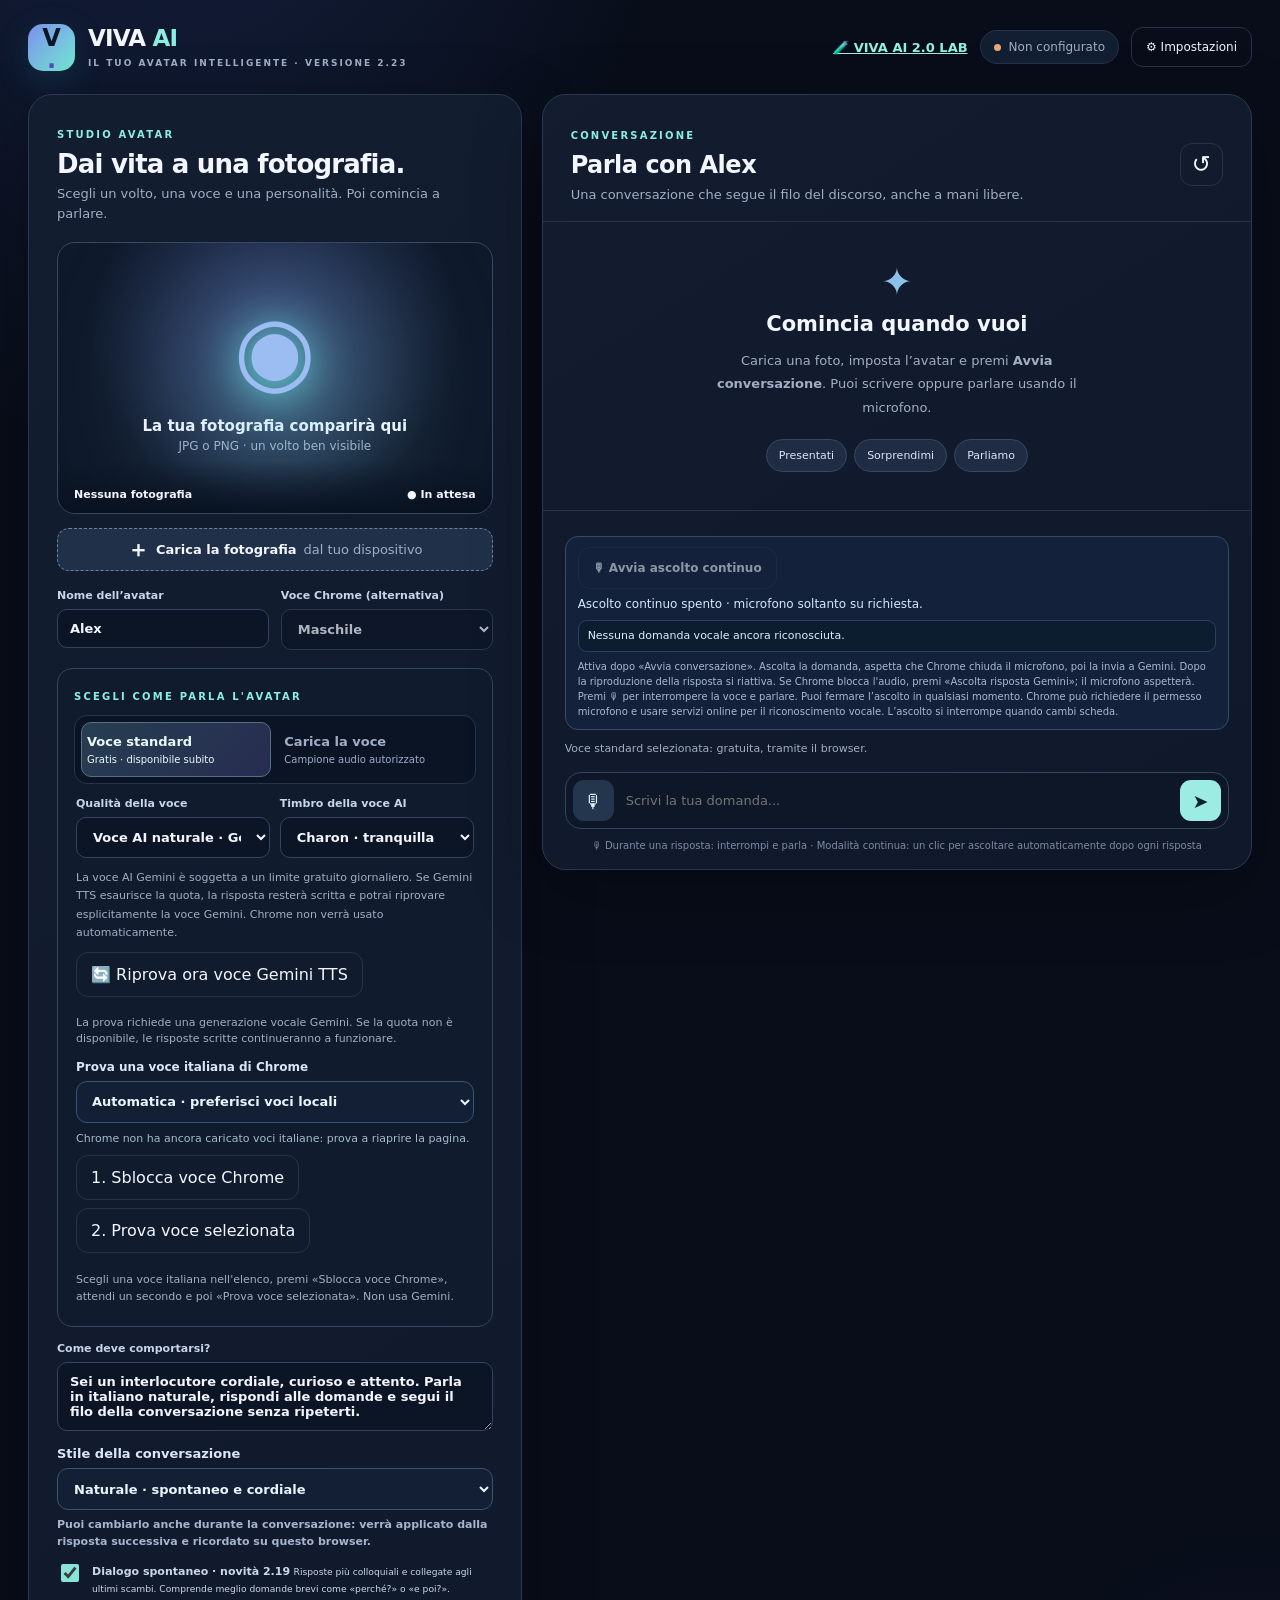
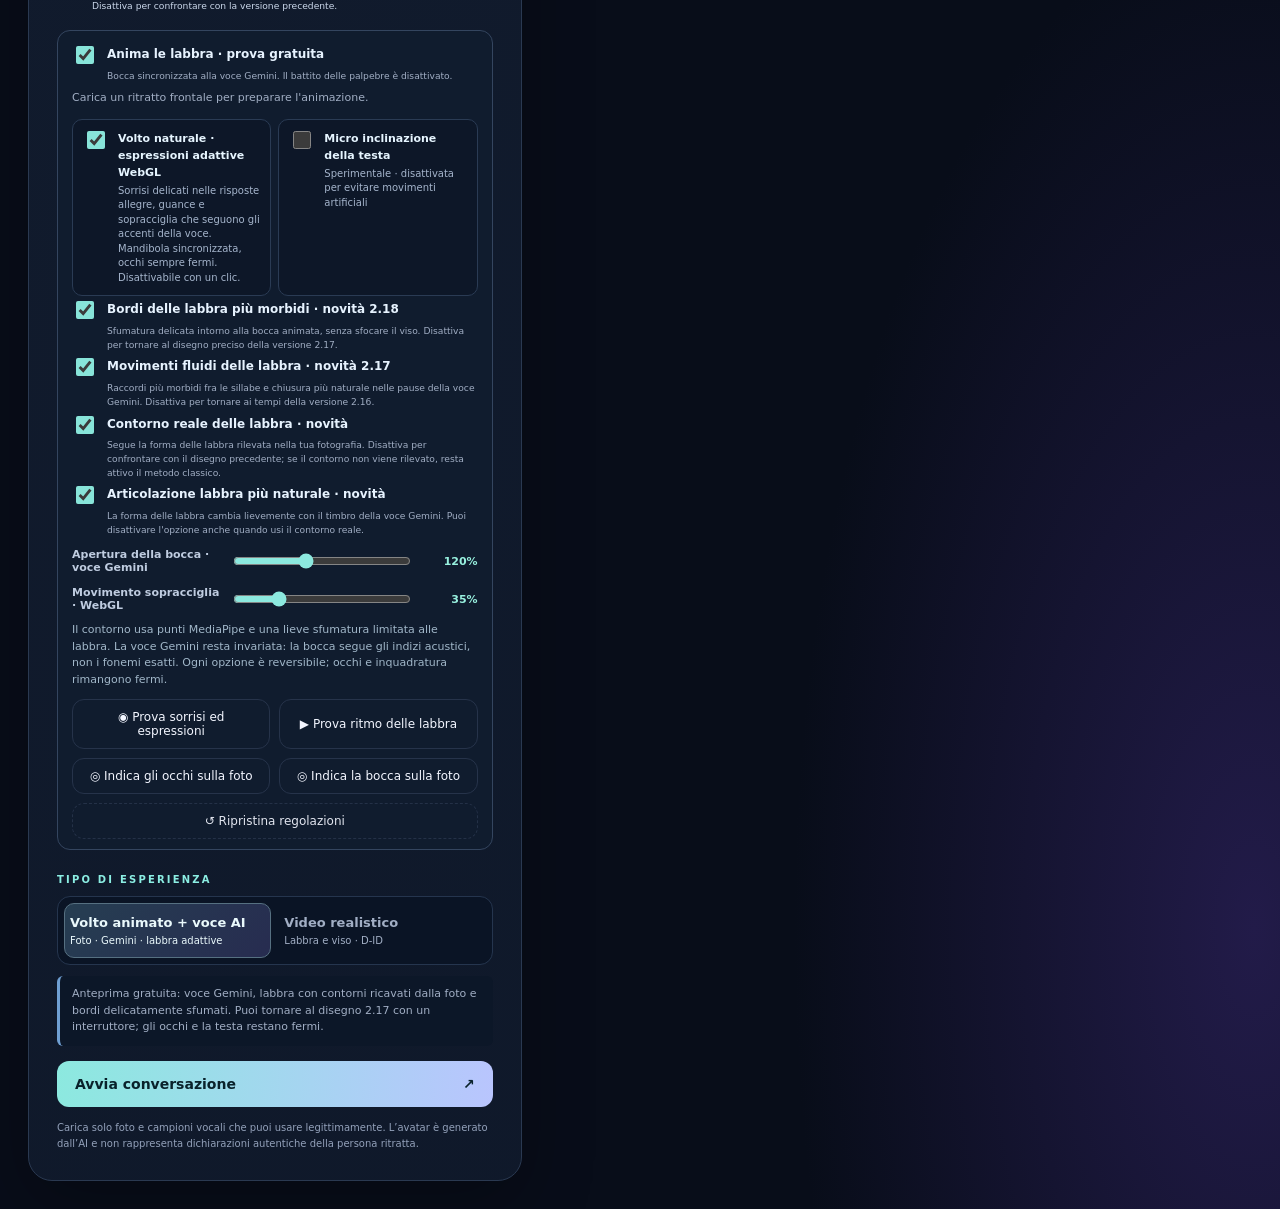
<file: index.html>
<!doctype html>
<html lang="it">
<head>
  <meta charset="utf-8">
  <meta name="viewport" content="width=device-width,initial-scale=1">
  <meta name="theme-color" content="#0b1223">
  <meta name="description" content="VIVA AI: crea il tuo avatar da una fotografia e conversaci in italiano.">
  <title>VIVA AI 2.23 · Il tuo avatar intelligente</title>
  <link rel="stylesheet" href="styles.css?v=2230">
</head>
<body>
  <div class="app-shell">
    <header class="topbar">
      <div class="brand"><div class="brand-mark">V<span>·</span></div><div><b>VIVA<span> AI</span></b><small>IL TUO AVATAR INTELLIGENTE · VERSIONE 2.23</small></div></div>
      <div class="top-right"><a href="./viva2.html?v=201" title="Apri il laboratorio sperimentale gratuito VIVA AI 2.0" style="color:#91f3df;font-weight:800;font-size:13px;white-space:nowrap">🧪 VIVA AI 2.0 LAB</a><span class="chip"><span class="dot"></span><span id="connection-label">Non configurato</span></span><button class="ghost compact" id="settings-button" type="button" aria-controls="settings-panel">⚙ Impostazioni</button></div>
    </header>
    <main class="workspace">
      <section class="studio-panel">
        <div class="section-heading"><div><span class="eyebrow">STUDIO AVATAR</span><h1>Dai vita a una fotografia.</h1><p>Scegli un volto, una voce e una personalità. Poi comincia a parlare.</p></div></div>
        <div class="photo-frame" id="photo-frame">
          <div id="avatar-placeholder" class="avatar-placeholder"><div class="placeholder-glow"></div><div class="avatar-symbol">◉</div><p>La tua fotografia comparirà qui</p><span>JPG o PNG · un volto ben visibile</span></div>
          <img id="avatar-photo" alt="Fotografia dell'avatar selezionato" hidden>
          <canvas id="avatar-canvas" aria-label="Animazione 2D delle labbra dell’avatar" hidden></canvas>
          <div id="brow-motion-layer" class="brow-motion-layer" hidden aria-hidden="true"></div>
          <video id="agent-video" autoplay playsinline hidden></video>
          <div id="eye-diagnostic-overlay" class="eye-diagnostic-overlay" hidden aria-hidden="true"></div>
          <div id="face-select-layer" class="face-select-layer" hidden aria-label="Seleziona punti del volto sulla foto">
            <span id="face-select-prompt" class="face-select-prompt">Clicca sul volto</span>
            <span id="face-select-markers" class="face-select-markers" aria-hidden="true"></span>
          </div>
          <div class="live-tag" id="live-tag" hidden>● VIDEO LIVE</div>
          <div class="frame-bottom"><span id="avatar-state">Nessuna fotografia</span><span id="audio-state" aria-live="polite">● In attesa</span></div>
        </div>
        <label class="upload-button" for="photo-input"><span>＋</span> Carica la fotografia <span class="subtle">dal tuo dispositivo</span></label>
        <input id="photo-input" type="file" accept="image/jpeg,image/png" hidden>
        <div class="form-grid">
          <label class="field">Nome dell’avatar<input id="avatar-name" maxlength="50" value="Alex" placeholder="Es. Alex"></label>
          <label class="field">Voce Chrome (alternativa)<select id="voice-choice"><option value="male">Maschile</option><option value="female">Femminile</option></select></label>
        </div>
        <section class="voice-section" aria-label="Identità vocale">
          <span class="eyebrow">SCEGLI COME PARLA L'AVATAR</span>
          <div class="mode-tabs voice-tabs" role="group" aria-label="Tipo di voce">
            <button class="mode active" id="voice-standard" type="button" aria-pressed="true"><b>Voce standard</b><small>Gratis · disponibile subito</small></button>
            <button class="mode" id="voice-custom" type="button" aria-pressed="false"><b>Carica la voce</b><small>Campione audio autorizzato</small></button>
          </div>
          <div id="voice-standard-panel" class="voice-standard-panel">
            <div class="form-grid">
              <label class="field">Qualità della voce
                <select id="voice-engine"><option value="gemini" selected>Voce AI naturale · Gemini</option><option value="browser">Voce del browser · Chrome</option></select>
              </label>
              <label class="field">Timbro della voce AI
                <select id="ai-voice-choice">
                  <option value="Charon" selected>Charon · tranquilla</option>
                  <option value="Gacrux">Gacrux · matura</option>
                  <option value="Sulafat">Sulafat · calda</option>
                  <option value="Kore">Kore · decisa</option>
                  <option value="Puck">Puck · vivace</option>
                </select>
              </label>
            </div>
            <div class="voice-help">La voce AI Gemini è soggetta a un limite gratuito giornaliero. Se Gemini TTS esaurisce la quota, la risposta resterà scritta e potrai riprovare esplicitamente la voce Gemini. Chrome non verrà usato automaticamente.</div>
            <div id="tts-quota-status" class="voice-help" role="status" aria-live="polite" hidden></div>
            <div class="gemini-tts-recheck">
              <button type="button" class="ghost" id="retry-gemini-tts">🔄 Riprova ora voce Gemini TTS</button>
              <div id="gemini-tts-test-result" class="voice-help" role="status" aria-live="polite">La prova richiede una generazione vocale Gemini. Se la quota non è disponibile, le risposte scritte continueranno a funzionare.</div>
            </div>
            <div class="chrome-voice-check">
              <label class="field" for="chrome-voice-choice">Prova una voce italiana di Chrome
                <select id="chrome-voice-choice">
                  <option value="auto">Automatica · preferisci voci locali</option>
                  <option value="default">Predefinita Chrome · voce già provata</option>
                </select>
              </label>
              <div id="chrome-voice-count" class="voice-help">Rilevamento voci italiane in corso…</div>
              <div class="chrome-voice-actions">
                <button type="button" class="ghost" id="reset-chrome-voice">1. Sblocca voce Chrome</button>
                <button type="button" class="ghost" id="test-chrome-voice">2. Prova voce selezionata</button>
              </div>
              <div id="chrome-voice-diagnostic" class="voice-help" role="status" aria-live="polite">Scegli una voce italiana nell'elenco, premi «Sblocca voce Chrome», attendi un secondo e poi «Prova voce selezionata». Non usa Gemini.</div>
            </div>
          </div>
          <div id="voice-custom-panel" class="voice-custom-panel" hidden>
            <label class="upload-button voice-upload" for="voice-file"><span>♫</span> Carica audio WAV o MP3 <span class="subtle">max 8 MB</span></label>
            <input id="voice-file" type="file" accept=".wav,.mp3,audio/wav,audio/x-wav,audio/mpeg" hidden>
            <div class="voice-sample-info" id="voice-sample-info">Scegli un campione di voce chiaro, senza musica, preferibilmente di 6–15 secondi.</div>
            <audio id="voice-preview" controls preload="metadata" hidden aria-label="Ascolta il campione vocale"></audio>
            <label class="consent-line"><input type="checkbox" id="voice-consent"><span>Dichiaro che la voce è mia o che la persona mi ha autorizzato esplicitamente a riprodurla con un'AI. Non la userò per ingannare o impersonare altre persone.</span></label>
            <div class="voice-help" id="voice-clone-status">La clonazione richiede un motore vocale Chatterbox collegato al Worker. Il caricamento e l'ascolto del campione sono già disponibili gratuitamente.</div>
          </div>
        </section>
        <label class="field personality-field">Come deve comportarsi?<textarea id="personality" rows="3" maxlength="900" placeholder="Es. cordiale, curioso, brillante e spiritoso">Sei un interlocutore cordiale, curioso e attento. Parla in italiano naturale, rispondi alle domande e segui il filo della conversazione senza ripeterti.</textarea></label>
        <label class="field conversation-style-field" for="conversation-style">
          <span>Stile della conversazione</span>
          <select id="conversation-style" aria-label="Stile della conversazione">
            <option value="natural">Naturale · spontaneo e cordiale</option>
            <option value="lively">Vivace · espressivo e spiritoso</option>
            <option value="concise">Sintetico · diretto e chiaro</option>
          </select>
          <small>Puoi cambiarlo anche durante la conversazione: verrà applicato dalla risposta successiva e ricordato su questo browser.</small>
        </label>
        <label class="consent-line natural-dialogue-setting">
          <input type="checkbox" id="natural-dialogue-enabled" checked>
          <span><b>Dialogo spontaneo · novità 2.19</b>
            <small>Risposte più colloquiali e collegate agli ultimi scambi. Comprende meglio domande brevi come «perché?» o «e poi?». Disattiva per confrontare con la versione precedente.</small>
          </span>
        </label>
        <div class="photo-motion-settings">
          <label class="consent-line motion-checkbox"><input type="checkbox" id="photo-motion-enabled" checked><span><b>Anima le labbra · prova gratuita</b><small>Bocca sincronizzata alla voce Gemini. Il battito delle palpebre è disattivato.</small></span></label>
          <div class="voice-help" id="photo-motion-status" role="status">Carica un ritratto frontale per preparare l'animazione.</div>
          <div class="face-options">
            <label class="consent-line face-option">
              <input type="checkbox" id="expression-enabled" checked>
              <span><b>Volto naturale · espressioni adattive WebGL</b><small>Sorrisi delicati nelle risposte allegre, guance e sopracciglia che seguono gli accenti della voce. Mandibola sincronizzata, occhi sempre fermi. Disattivabile con un clic.</small></span>
            </label>
            <label class="consent-line face-option">
              <input type="checkbox" id="head-enabled">
              <span><b>Micro inclinazione della testa</b><small>Sperimentale · disattivata per evitare movimenti artificiali</small></span>
            </label>
          </div>
          <label class="consent-line motion-checkbox lip-articulation-option">
            <input type="checkbox" id="soft-mouth-enabled" checked>
            <span><b>Bordi delle labbra più morbidi · novità 2.18</b>
              <small>Sfumatura delicata intorno alla bocca animata, senza sfocare il viso. Disattiva per tornare al disegno preciso della versione 2.17.</small>
            </span>
          </label>
          <label class="consent-line motion-checkbox lip-articulation-option">
            <input type="checkbox" id="fluid-lips-enabled" checked>
            <span><b>Movimenti fluidi delle labbra · novità 2.17</b>
              <small>Raccordi più morbidi fra le sillabe e chiusura più naturale nelle pause della voce Gemini. Disattiva per tornare ai tempi della versione 2.16.</small>
            </span>
          </label>
          <label class="consent-line motion-checkbox lip-articulation-option">
            <input type="checkbox" id="lip-contour-enabled" checked>
            <span><b>Contorno reale delle labbra · novità</b>
              <small>Segue la forma delle labbra rilevata nella tua fotografia. Disattiva per confrontare con il disegno precedente; se il contorno non viene rilevato, resta attivo il metodo classico.</small>
            </span>
          </label>
          <label class="consent-line motion-checkbox lip-articulation-option">
            <input type="checkbox" id="lip-articulation-enabled" checked>
            <span><b>Articolazione labbra più naturale · novità</b>
              <small>La forma delle labbra cambia lievemente con il timbro della voce Gemini. Puoi disattivare l'opzione anche quando usi il contorno reale.</small>
            </span>
          </label>
          <label class="motion-sensitivity" for="motion-intensity">
            <span>Apertura della bocca · voce Gemini</span>
            <input id="motion-intensity" type="range" min="0.4" max="2.4" step="0.05" value="1.2">
            <output id="motion-intensity-label" for="motion-intensity">120%</output>
          </label>
          <label class="motion-sensitivity" for="brow-intensity">
            <span>Movimento sopracciglia · WebGL</span>
            <input id="brow-intensity" type="range" min="0" max="150" step="5" value="35">
            <output id="brow-intensity-label" for="brow-intensity">35%</output>
          </label>
          <p class="motion-settings-hint">Il contorno usa punti MediaPipe e una lieve sfumatura limitata alle labbra. La voce Gemini resta invariata: la bocca segue gli indizi acustici, non i fonemi esatti. Ogni opzione è reversibile; occhi e inquadratura rimangono fermi.</p>
          <div class="motion-buttons">
            <button class="ghost" type="button" id="expression-test">◉ Prova sorrisi ed espressioni</button>
            <button class="ghost" type="button" id="motion-test">▶ Prova ritmo delle labbra</button>
                        <button class="ghost" type="button" id="eyes-pick">◎ Indica gli occhi sulla foto</button>
            <button class="ghost" type="button" id="motion-pick">◎ Indica la bocca sulla foto</button>
            <button class="ghost" type="button" id="motion-reset">↺ Ripristina regolazioni</button>
          </div>
        </div>
        <div class="mode-block"><span class="eyebrow">TIPO DI ESPERIENZA</span><div class="mode-tabs" role="group" aria-label="Modalità avatar"><button id="mode-basic" class="mode active" type="button" aria-pressed="true"><b>Volto animato + voce AI</b><small>Foto · Gemini · labbra adattive</small></button><button id="mode-live" class="mode" type="button" aria-pressed="false"><b>Video realistico</b><small>Labbra e viso · D-ID</small></button></div></div>
        <div class="mode-info" id="mode-info">Voce Gemini e labbra sincronizzate come prima. Aggiunta una micro-deformazione della zona inferiore del viso durante il parlato, senza muovere la fotografia nel suo insieme. Non è un video AI fotorealistico.</div>
        <button class="primary" id="start-button" type="button">Avvia conversazione <span>↗</span></button>
        <button class="ghost danger" id="stop-button" type="button" hidden>Termina conversazione</button>
        <p class="fineprint">Carica solo foto e campioni vocali che puoi usare legittimamente. L’avatar è generato dall’AI e non rappresenta dichiarazioni autentiche della persona ritratta.</p>
      </section>
      <section class="chat-panel" aria-label="Conversazione">
        <div class="chat-header"><div><span class="eyebrow">CONVERSAZIONE</span><h2>Parla con <span id="chat-name">Alex</span></h2><p id="chat-subtitle">Una conversazione che segue il filo del discorso, anche a mani libere.</p></div><div class="chat-header-actions">
          <button class="ghost" id="replay-voice" type="button" hidden title="Riascolta la risposta con il motore vocale selezionato">🔊 Riascolta risposta</button>
          <button class="ghost icon-button" id="clear-chat" title="Azzera la conversazione" type="button">↺</button>
        </div></div>
        <div class="chat-scroll" id="chat-scroll" role="log" aria-live="polite" aria-relevant="additions">
          <div class="intro-bubble"><div class="intro-icon">✦</div><h3>Comincia quando vuoi</h3><p>Carica una foto, imposta l’avatar e premi <b>Avvia conversazione</b>. Puoi scrivere oppure parlare usando il microfono.</p><div class="suggestions"><button type="button" data-prompt="Ciao! Presentati e dimmi cosa sai fare.">Presentati</button><button type="button" data-prompt="Raccontami una curiosità sorprendente.">Sorprendimi</button><button type="button" data-prompt="Facciamo una conversazione naturale in italiano.">Parliamo</button></div></div>
        </div>
        <div class="chat-bottom"><audio id="generated-audio" controls hidden aria-label="Riproduci la voce generata da Gemini"></audio>
          <div class="voice-playback-recovery">
            <button id="play-gemini-audio" class="primary" type="button" hidden>▶ Ascolta risposta Gemini</button>
            <button id="retry-last-gemini" class="primary" type="button" hidden>↻ Riprova voce Gemini sull’ultima risposta</button>
            <div id="gemini-voice-issue" role="status" aria-live="polite"></div>
            <div id="voice-playback-status" role="status" aria-live="polite"></div>
          </div>
          <div class="handsfree-panel">
            <button id="handsfree-button" class="ghost" type="button" aria-pressed="false" disabled>🎙 Avvia ascolto continuo</button>
            <div id="handsfree-state" class="handsfree-state" role="status">Ascolto continuo spento · microfono soltanto su richiesta.</div>
            <div id="handsfree-last-heard" class="handsfree-last-heard" aria-live="polite">Nessuna domanda vocale ancora riconosciuta.</div>
            <small>Attiva dopo «Avvia conversazione». Ascolta la domanda, aspetta che Chrome chiuda il microfono, poi la invia a Gemini. Dopo la riproduzione della risposta si riattiva. Se Chrome blocca l'audio, premi «Ascolta risposta Gemini»; il microfono aspetterà. Premi 🎙 per interrompere la voce e parlare. Puoi fermare l’ascolto in qualsiasi momento. Chrome può richiedere il permesso microfono e usare servizi online per il riconoscimento vocale. L’ascolto si interrompe quando cambi scheda.</small>
          </div>
          <div id="status-message" class="status-message" role="status">Configura Cloudflare nelle impostazioni per ottenere risposte AI.</div><form id="chat-form" class="composer"><button id="mic-button" type="button" aria-label="Parla al microfono" title="Premi e parla">🎙</button><input id="message-input" type="text" autocomplete="off" placeholder="Scrivi la tua domanda..." maxlength="2500"><button id="send-button" type="submit" aria-label="Invia messaggio">➤</button></form><p class="composer-help">🎙 Durante una risposta: interrompi e parla · Modalità continua: un clic per ascoltare automaticamente dopo ogni risposta</p></div>
      </section>
    </main>
  </div>
  <div id="settings-overlay" class="overlay" hidden>
    <section id="settings-panel" class="settings-card" role="dialog" aria-modal="true" aria-labelledby="settings-heading">
      <div class="settings-heading"><div><span class="eyebrow">COLLEGAMENTO SICURO</span><h2 id="settings-heading">Impostazioni Cloudflare</h2></div><button id="settings-close" class="ghost icon-button" aria-label="Chiudi impostazioni">✕</button></div>
      <p>Le chiavi di Gemini e D-ID vanno inserite come <b>Secrets nel Worker Cloudflare</b>, non in questa pagina.</p>
      <label class="field">Indirizzo pubblico del Worker<input id="worker-url" type="url" placeholder="https://viva-ai-api.tuoaccount.workers.dev" spellcheck="false"></label>
      <label class="field">Codice di accesso al Worker<input id="access-token" type="password" placeholder="Il valore di VIVA_ACCESS_TOKEN" autocomplete="off"></label>
      <div class="settings-actions"><button class="secondary" id="test-worker" type="button">Verifica collegamento</button><button class="primary" id="save-settings" type="button">Salva</button></div>
      <div id="settings-result" class="settings-result" role="status"></div>
      <p class="fineprint">Il codice è conservato solo per questa sessione. Gemini serve per le risposte e la voce AI, D-ID è opzionale e può costare. La voce personalizzata richiede un servizio Chatterbox da collegare al Worker; nessun audio viene inviato prima di selezionare questa modalità e fare una domanda.</p>
    </section>
  </div>
  <script type="module" src="app.js?v=2230"></script>
</body>
</html>
</file>
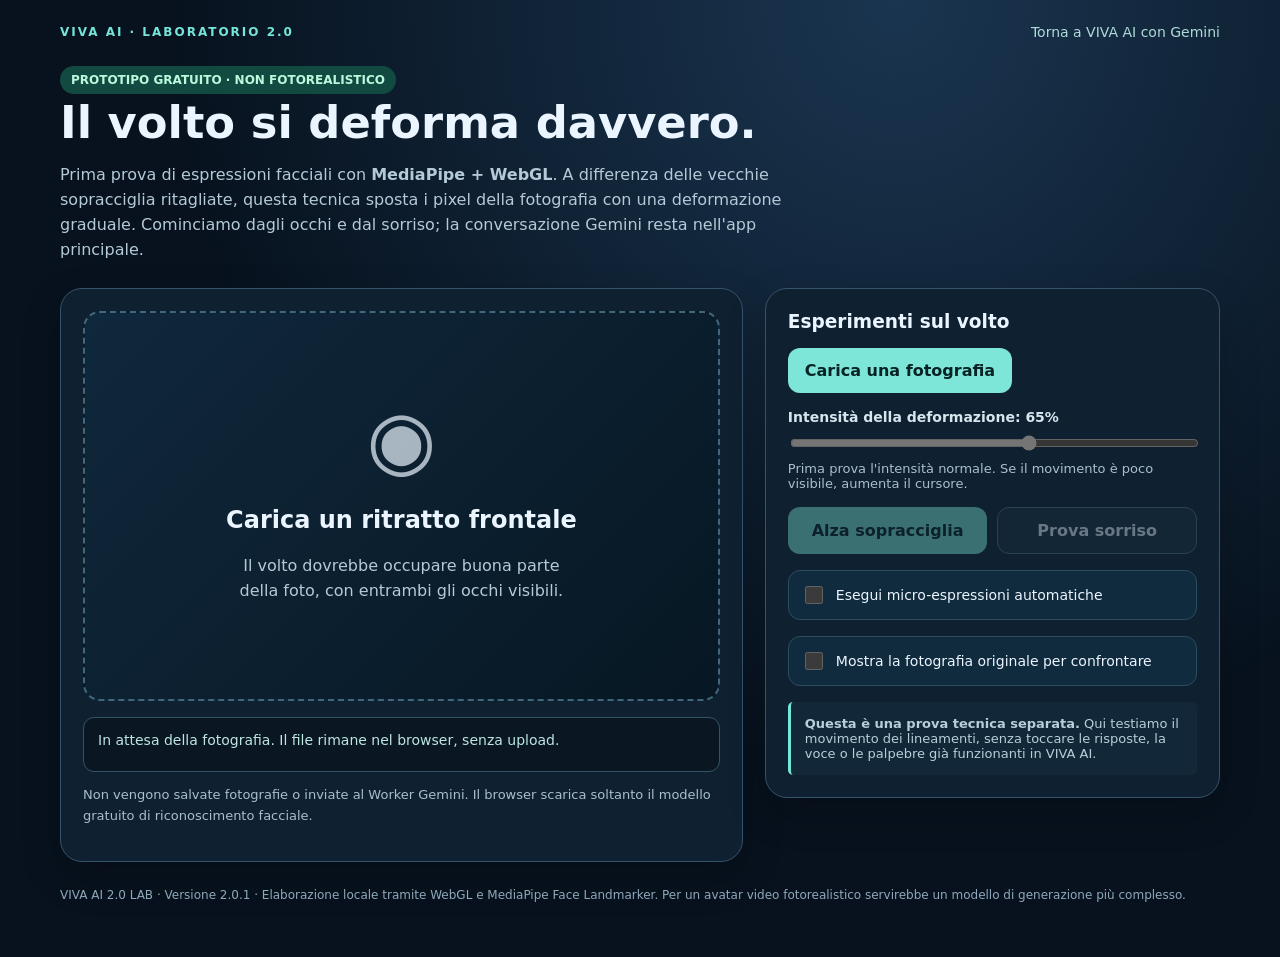
<file: viva2.html>
<!doctype html>
<html lang="it">
<head>
  <meta charset="utf-8">
  <meta name="viewport" content="width=device-width,initial-scale=1">
  <meta name="description" content="VIVA AI 2.0 LAB: prova gratuita di deformazione fotografica del viso con WebGL e MediaPipe, in locale nel browser.">
  <title>VIVA AI 2.0 LAB · Prototipo volto dinamico</title>
  <style>
    :root{color-scheme:dark;font-family:Inter,system-ui,-apple-system,Segoe UI,sans-serif;color:#ebf5ff;background:#07121e}
    [hidden]{display:none!important}
    *{box-sizing:border-box}body{margin:0;background:radial-gradient(ellipse at 70% 0,#1a3550 0%,#07121e 57%);min-height:100vh}
    .wrap{max-width:1200px;margin:auto;padding:24px 20px 52px}
    header{display:flex;gap:16px;justify-content:space-between;align-items:center;margin-bottom:26px}
    header a{color:#addbd9;text-decoration:none;font-size:14px}
    h1{font-size:clamp(1.7rem,4vw,2.8rem);line-height:1.1;margin:.25rem 0 .6rem}
    p{color:#b4cad7;line-height:1.55}
    .eyebrow{letter-spacing:2px;font-weight:800;font-size:12px;color:#75e5d9}
    .subtitle{max-width:740px}
    .layout{display:grid;grid-template-columns:minmax(0,1.2fr) minmax(300px,.8fr);gap:22px;align-items:start;margin-top:26px}
    .panel{border:1px solid #37526b;background:#0f2130;border-radius:22px;padding:22px;box-shadow:0 15px 40px #0003}
    .stage{position:relative;min-height:390px;border:2px dashed #40677b;background:linear-gradient(135deg,#10283c,#071723);border-radius:17px;overflow:hidden;display:grid;place-items:center;text-align:center}
    .stage canvas{display:block;max-width:100%;max-height:70vh;width:auto;height:auto}
    .stage.active{border:1px solid #507983}
    .empty{padding:40px 22px;max-width:400px}
    .empty .face{font-size:80px;margin-bottom:16px;opacity:.7}
    .small{font-size:13px;color:#a8bfce}
    .status{min-height:55px;padding:12px 14px;border-radius:11px;border:1px solid #345466;background:#0a1723;color:#bce6e2;font-size:14px;line-height:1.45;margin-top:16px}
    .status.error{color:#ffbebd;border-color:#844b53}
    button,.upload-label{display:inline-flex;align-items:center;justify-content:center;border-radius:12px;font:inherit;font-weight:700;padding:13px 17px;cursor:pointer;border:1px solid #547486;background:#172e40;color:#eef8ff;transition:background .15s}
    button:hover:not(:disabled),.upload-label:hover{background:#24485b}
    button:focus-visible,.upload-label:focus-visible,input:focus-visible{outline:3px solid #76e9d1;outline-offset:3px}
    button:disabled{opacity:.4;cursor:not-allowed}
    .primary,.upload-label{border:0;color:#082326;background:#7de6d8}
    .primary:hover:not(:disabled),.upload-label:hover{background:#aff9e6}
    input[type=file]{position:absolute;width:1px;height:1px;opacity:0;overflow:hidden}
    .controls{display:flex;flex-direction:column;gap:16px}
    .controls h2{font-size:1.16rem;margin:0}
    .group{display:grid;gap:8px}
    .group label{font-size:14px;color:#d7e6ee;font-weight:650}
    .range{width:100%;accent-color:#7de6d8}
    .actions{display:grid;grid-template-columns:1fr 1fr;gap:10px}
    .check{display:flex;align-items:center;gap:10px;padding:12px;background:#102b3e;border:1px solid #2b4d5e;border-radius:12px;font-size:14px;cursor:pointer}
    .check input{accent-color:#75e5d9;width:18px;height:18px}
    .pill{display:inline-flex;background:#124940;color:#baf9dc;padding:7px 11px;border-radius:99px;font-size:12px;font-weight:750}
    .notice{font-size:13px;padding:14px;border-left:3px solid #75e5d9;background:#122838;border-radius:5px;color:#b8ceda}
    footer{margin-top:24px;font-size:12px;color:#8fa9ba;line-height:1.6}
    @media(max-width:780px){.layout{grid-template-columns:1fr}.stage{min-height:320px}.wrap{padding:18px 14px}}
  </style>
</head>
<body>
 <div class="wrap">
  <header><div class="eyebrow">VIVA AI · LABORATORIO 2.0</div><a href="./index.html">Torna a VIVA AI con Gemini</a></header>
  <section>
   <span class="pill">PROTOTIPO GRATUITO · NON FOTOREALISTICO</span>
   <h1>Il volto si deforma davvero.</h1>
   <p class="subtitle">Prima prova di espressioni facciali con <strong>MediaPipe + WebGL</strong>. A differenza delle vecchie sopracciglia ritagliate, questa tecnica sposta i pixel della fotografia con una deformazione graduale. Cominciamo dagli occhi e dal sorriso; la conversazione Gemini resta nell'app principale.</p>
  </section>
  <div class="layout">
   <section class="panel">
    <div class="stage" id="stage">
      <div class="empty" id="empty"><div class="face" aria-hidden="true">◉</div><h2>Carica un ritratto frontale</h2><p>Il volto dovrebbe occupare buona parte della foto, con entrambi gli occhi visibili.</p></div>
      <canvas id="warp-canvas" hidden aria-label="Ritratto animato con deformazione WebGL"></canvas>
    </div>
    <div id="status" class="status" role="status" aria-live="polite">In attesa della fotografia. Il file rimane nel browser, senza upload.</div>
    <p class="small">Non vengono salvate fotografie o inviate al Worker Gemini. Il browser scarica soltanto il modello gratuito di riconoscimento facciale.</p>
   </section>
   <section class="panel controls">
    <h2>Esperimenti sul volto</h2>
    <div>
      <label class="upload-label" for="photo-file">Carica una fotografia</label>
      <input type="file" id="photo-file" accept="image/jpeg,image/png,image/webp" aria-label="Seleziona una fotografia">
    </div>
    <div class="group">
      <label for="strength">Intensità della deformazione: <output id="strength-label">65%</output></label>
      <input class="range" id="strength" type="range" min="15" max="100" step="5" value="65" disabled>
      <span class="small">Prima prova l'intensità normale. Se il movimento è poco visibile, aumenta il cursore.</span>
    </div>
    <div class="actions">
      <button id="test-brows" class="primary" disabled>Alza sopracciglia</button>
      <button id="test-smile" disabled>Prova sorriso</button>
    </div>
    <label class="check"><input type="checkbox" id="automatic" disabled> Esegui micro-espressioni automatiche</label>
    <label class="check"><input type="checkbox" id="original" disabled> Mostra la fotografia originale per confrontare</label>
    <div class="notice"><strong>Questa è una prova tecnica separata.</strong> Qui testiamo il movimento dei lineamenti, senza toccare le risposte, la voce o le palpebre già funzionanti in VIVA AI.</div>
   </section>
  </div>
  <footer>VIVA AI 2.0 LAB · Versione 2.0.1 · Elaborazione locale tramite WebGL e MediaPipe Face Landmarker. Per un avatar video fotorealistico servirebbe un modello di generazione più complesso.</footer>
 </div>
 <script type="module" src="./viva2.js?v=201"></script>
</body>
</html>
</file>
<file: styles.css>
:root{color-scheme:dark;--bg:#080d19;--panel:#111a2b;--panel2:#0d1525;--line:#26334a;--ink:#f3f6ff;--muted:#a1aec4;--cyan:#8beee3;--purple:#ab9eff;--warn:#ffd59d;--r:20px;font-family:Inter,ui-sans-serif,system-ui,-apple-system,"Segoe UI",Arial,sans-serif}*{box-sizing:border-box}html,body{margin:0;min-height:100%}body{background:radial-gradient(ellipse 65% 55% at 12% -25%,#1d2d58 0,transparent 75%),radial-gradient(ellipse 45% 45% at 98% 90%,#221b49 0,transparent 80%),var(--bg);color:var(--ink)}button,input,select,textarea{font:inherit}button{cursor:pointer}button:disabled{opacity:.5;cursor:not-allowed}button:focus-visible,input:focus-visible,select:focus-visible,textarea:focus-visible,label.upload-button:focus-visible{outline:2px solid var(--cyan);outline-offset:3px}.app-shell{max-width:1480px;min-height:100vh;margin:auto;padding:0 28px 28px}.topbar{height:94px;display:flex;align-items:center;justify-content:space-between;gap:15px}.brand{display:flex;align-items:center;gap:13px}.brand-mark{width:47px;height:47px;display:grid;place-items:center;background:linear-gradient(135deg,#7b90ec,#74e9d4);border-radius:15px;color:#091624;font-weight:900;font-size:24px;box-shadow:0 10px 32px #1f80a33b}.brand-mark span{color:#594dba}.brand b{display:block;font-size:23px;letter-spacing:-.8px}.brand b span{color:var(--cyan)}.brand small{font-size:9px;font-weight:700;letter-spacing:2px;color:var(--muted)}.top-right{display:flex;align-items:center;gap:12px}.chip{display:flex;align-items:center;gap:8px;border:1px solid var(--line);border-radius:999px;background:#121e31;padding:9px 13px;font-size:12px;color:var(--muted)}.dot{width:7px;height:7px;background:#eca67d;border-radius:50%}.chip.ready .dot{background:#78e5ba}.ghost{background:transparent;border:1px solid var(--line);color:var(--ink);border-radius:12px;padding:12px 14px}.ghost:hover{background:#202b40}.compact{font-size:12px}.workspace{display:grid;grid-template-columns:minmax(340px,.82fr) minmax(380px,1.18fr);gap:20px;align-items:stretch}.studio-panel,.chat-panel{background:linear-gradient(148deg,#131e31e8,#101a2ce8);border:1px solid #2a3951;border-radius:24px;box-shadow:0 22px 70px #0004;min-width:0}.studio-panel{padding:28px}.eyebrow{font-size:10px;letter-spacing:2.2px;color:var(--cyan);font-weight:800}.section-heading h1{font-size:26px;letter-spacing:-.8px;margin:7px 0 5px}.section-heading p,.chat-header p{margin:0 0 19px;font-size:13px;color:var(--muted);line-height:1.5}.photo-frame{position:relative;width:100%;aspect-ratio:16/10;border-radius:18px;overflow:hidden;background:radial-gradient(circle at 50% 32%,#2b385f,#0e192a 65%);border:1px solid #3a4763}.photo-frame img,.photo-frame video{width:100%;height:100%;object-fit:cover;object-position:center 30%;display:block}.photo-frame img[hidden],.photo-frame video[hidden]{display:none}.avatar-placeholder{text-align:center;height:100%;display:flex;flex-direction:column;align-items:center;justify-content:center;position:relative;overflow:hidden}.placeholder-glow{position:absolute;width:210px;height:210px;background:linear-gradient(135deg,#8ba4ff55,#8bfff655);filter:blur(60px);border-radius:50%}.avatar-symbol{position:relative;font-size:94px;color:#9bbdf1;font-weight:100;text-shadow:0 6px 45px #6be9e6;line-height:1}.avatar-placeholder p{margin:20px 0 4px;font-weight:700;font-size:15px}.avatar-placeholder span{font-size:12px;color:var(--muted)}.frame-bottom{position:absolute;bottom:0;left:0;right:0;padding:28px 16px 12px;display:flex;justify-content:space-between;gap:10px;background:linear-gradient(transparent,#081120f2);font-size:11px;font-weight:650}.live-tag{position:absolute;top:15px;right:15px;background:#a71936dd;color:white;padding:8px 11px;border-radius:10px;font-size:10px;font-weight:800;letter-spacing:1px}.upload-button{width:100%;display:flex;align-items:center;justify-content:center;gap:7px;margin:14px 0 18px;padding:13px;background:#203048;border:1px dashed #6783a5;border-radius:12px;font-size:13px;font-weight:750;cursor:pointer;transition:.15s}.upload-button:hover{background:#2a3e5e}.upload-button>span:first-child{font-size:22px;line-height:0}.subtle{color:var(--muted);font-weight:400}.form-grid{display:grid;grid-template-columns:1fr 1fr;gap:12px}.field{display:flex;flex-direction:column;gap:7px;font-size:11px;font-weight:750;color:#c7d5eb}.field input,.field select,.field textarea{color:var(--ink);background:#0c1526;border:1px solid #34435e;outline:none;border-radius:10px;padding:11px 12px;width:100%;font-size:13px;resize:vertical;min-width:0}.field input:focus,.field textarea:focus,.field select:focus{border-color:#79c3c9}.personality-field{margin-top:15px}.mode-block{margin-top:18px}.mode-tabs{display:grid;grid-template-columns:1fr 1fr;gap:7px;margin-top:9px;background:#0a1425;padding:6px;border:1px solid #25354e;border-radius:13px}.mode{background:transparent;border:1px solid transparent;border-radius:10px;color:var(--muted);padding:11px 5px;display:flex;flex-direction:column;gap:5px}.mode b{font-size:13px}.mode small{font-size:10px}.mode.active{color:#eaf9fc;border-color:#567081;background:linear-gradient(135deg,#263e52,#272c50)}.mode-info{margin:11px 0 15px;background:#0c1728;border-left:3px solid #6f9fd2;border-radius:6px;padding:10px 12px;color:var(--muted);font-size:11px;line-height:1.5}.primary,.secondary{width:100%;border:none;border-radius:12px;font-weight:800;padding:15px 18px;font-size:14px}.primary{color:#09222b;background:linear-gradient(95deg,#8ce9df,#b9c5fe);display:flex;justify-content:space-between;align-items:center}.primary:hover{filter:brightness(1.06)}.secondary{background:#26334d;color:#ebf4ff}.danger{margin-top:10px;width:100%;color:#ffd0d2;border-color:#70434a}.fineprint{color:#93a1ba;font-size:10px;line-height:1.6;margin:13px 0 0}.chat-panel{display:flex;flex-direction:column;min-height:775px;height:calc(100vh - 124px);max-height:1120px}.chat-header{display:flex;justify-content:space-between;gap:14px;border-bottom:1px solid var(--line);padding:29px 28px 16px}.chat-header h2{font-size:24px;letter-spacing:-.5px;margin:8px 0 6px}.chat-header p{margin-bottom:0}.icon-button{width:43px;height:43px;padding:0;font-size:23px;flex-shrink:0}.chat-scroll{padding:24px 25px;flex:1;overflow:auto;display:flex;flex-direction:column;gap:18px;scroll-behavior:smooth}.intro-bubble{margin:auto;max-width:380px;text-align:center}.intro-icon{font-size:38px;background:linear-gradient(135deg,#9ea6f9,#7cddda);color:transparent;background-clip:text}.intro-bubble h3{font-size:21px;margin:8px 0}.intro-bubble p{font-size:13px;color:var(--muted);line-height:1.8}.suggestions{display:flex;flex-wrap:wrap;gap:7px;justify-content:center;margin-top:20px}.suggestions button{padding:9px 12px;background:#202b44;border:1px solid #364862;border-radius:999px;color:#d7e7fa;font-size:11px}.message{max-width:87%;border-radius:18px;padding:12px 15px;line-height:1.65;font-size:13px;white-space:pre-wrap;overflow-wrap:anywhere}.message.user{align-self:flex-end;background:linear-gradient(115deg,#587a93,#5b669c);border-bottom-right-radius:6px;color:#fff}.message.assistant{align-self:flex-start;background:#1c2a40;border:1px solid #33455f;border-bottom-left-radius:6px}.sender{font-size:10px;color:#a8f5e9;display:block;margin-bottom:5px;font-weight:850}.chat-bottom{padding:15px 22px 18px;border-top:1px solid var(--line)}.status-message{font-size:11px;color:var(--muted);min-height:21px;margin-bottom:9px}.status-message.error{color:#ffbabb}.composer{display:flex;align-items:center;gap:9px;background:#0d1728;border:1px solid #33455c;border-radius:16px;padding:7px}.composer input{min-width:0;flex:1;border:0;outline:0;color:white;background:transparent;padding:10px 3px;font-size:13px}.composer button{border:none;flex-shrink:0;width:41px;height:41px;border-radius:11px;font-size:19px}.composer #mic-button{background:#24364d;color:#dbf9ff}.composer #mic-button.listening{background:#e06073;color:white;animation:pulse 1s infinite}.composer #send-button{background:#9cece3;color:#092431}.composer-help{font-size:10px;text-align:center;color:#7e8ba5;margin:11px 0 0}@keyframes pulse{50%{box-shadow:0 0 0 9px #e0607326}}.overlay{position:fixed;inset:0;display:grid;place-items:center;background:#030917bf;backdrop-filter:blur(8px);z-index:100;padding:16px}.overlay[hidden]{display:none}.settings-card{width:min(540px,100%);max-height:94vh;overflow:auto;background:#172337;border:1px solid #41516a;border-radius:24px;padding:28px;box-shadow:0 30px 100px #000b}.settings-heading{display:flex;justify-content:space-between;gap:8px}.settings-heading h2{font-size:23px;margin:7px 0 9px}.settings-card>p{color:var(--muted);font-size:13px;line-height:1.7}.settings-card>.field{margin-top:18px}.settings-actions{display:flex;gap:11px;margin-top:22px}.settings-result{font-size:12px;color:#a8f4e1;min-height:24px;margin-top:14px;line-height:1.5}.settings-result.error{color:#ffc0c0}@media(max-width:930px){.workspace{grid-template-columns:1fr}.chat-panel{height:600px;min-height:600px}.app-shell{padding:0 16px 20px}.topbar{height:82px}.studio-panel{padding:22px}.section-heading h1{font-size:23px}}@media(max-width:500px){.topbar{gap:6px}.top-right{gap:6px}.chip{display:none}.brand-mark{width:40px;height:40px}.brand b{font-size:21px}.compact{padding:10px 9px;font-size:11px}.studio-panel,.chat-panel{border-radius:18px}.studio-panel{padding:16px}.form-grid{grid-template-columns:1fr}.chat-header{padding:20px 18px}.chat-scroll{padding:16px}.chat-bottom{padding:12px}.upload-button .subtle{display:none}.settings-card{padding:20px}.settings-actions{flex-direction:column}}

/* VIVA AI 1.1 · laboratorio voce personalizzata */
.voice-section{margin-top:18px;padding:16px;border:1px solid #34455f;border-radius:15px;background:#101c2e}
.voice-tabs{margin-top:11px}.voice-help,.voice-sample-info{font-size:11px;line-height:1.65;color:var(--muted);margin-top:11px}
.voice-custom-panel[hidden],#voice-preview[hidden],#generated-audio[hidden]{display:none}
.voice-upload{margin:13px 0 6px}.voice-sample-info{overflow-wrap:anywhere}
#voice-preview,#generated-audio{display:block;width:100%;height:43px;margin:10px 0;color-scheme:dark}
.consent-line{display:flex;align-items:flex-start;gap:10px;margin:13px 0 5px;color:#cbd8eb;font-weight:500;font-size:11px;line-height:1.55;cursor:pointer}
.consent-line input{width:18px;height:18px;flex-shrink:0;accent-color:#88e4d9;margin-top:1px}
.chat-bottom #generated-audio{margin:0 0 11px}
@media(max-width:500px){.voice-section{padding:12px}.voice-tabs .mode b{font-size:12px}.voice-tabs .mode small{font-size:9px}}

/* VIVA AI 1.2 · voce naturale Gemini */
.voice-standard-panel{padding:13px 2px 2px}
.voice-standard-panel .form-grid{gap:10px}
.voice-standard-panel .field{font-size:11px}
@media(max-width:500px){.voice-standard-panel .form-grid{grid-template-columns:1fr}}

/* VIVA AI 1.3 — anteprima labbra su fotografia */
.photo-frame #avatar-canvas{width:100%;height:100%;object-fit:cover;object-position:center 30%;display:block}
.photo-frame #avatar-canvas[hidden]{display:none}
.photo-motion-settings{margin-top:16px;border:1px solid #34455f;background:#101c2e;border-radius:13px;padding:10px 14px}
.motion-checkbox{margin:4px 0 6px}
.motion-checkbox b{display:block;color:#e7f3ff;font-size:12px}
.motion-checkbox small{display:block;margin-top:5px;color:#a1aec4;line-height:1.5}
#photo-motion-status{margin-top:6px}

/* VIVA AI 1.3.1 · Test e posizionamento manuale della bocca */
.motion-buttons{display:flex;flex-wrap:wrap;gap:9px;margin-top:11px}
.motion-buttons button{flex:1;min-width:145px;font-size:12px;padding:10px}
.photo-frame img.select-mouth{cursor:crosshair;outline:2px dashed #8beee3;outline-offset:-3px}

/* VIVA AI 1.3.2 — controllo movimenti labbra */
.motion-sensitivity{display:grid;grid-template-columns:1fr minmax(100px,1.2fr) auto;align-items:center;gap:11px;margin:12px 0 3px;color:#bfcce0;font-size:11px;font-weight:650}
.motion-sensitivity input{width:100%;accent-color:#8ce9df;cursor:pointer}
.motion-sensitivity output{font-size:11px;min-width:58px;color:#98f1df;text-align:right}
@media(max-width:500px){.motion-sensitivity{grid-template-columns:1fr auto}.motion-sensitivity input{grid-column:1/-1;grid-row:2}}

/* VIVA AI 1.4 — controlli animazione palpebre e testa */
.face-options{display:grid;grid-template-columns:1fr 1fr;gap:7px;margin-top:12px}
.face-option{background:#0d1728;border:1px solid #2a3b54;padding:10px;border-radius:10px;margin:0;min-width:0}
.face-option b{display:block;color:#e6f5ff;font-size:11px}
.face-option small{display:block;margin-top:3px;color:#a5b5cc;font-size:10px;line-height:1.45}
.face-option input{flex:0 0 auto}
@media(max-width:550px){.face-options{grid-template-columns:1fr}}

/* VIVA AI 1.4.2 — mirino interattivo sopra la foto (anche con canvas sottostante) */
.photo-frame .face-select-layer{position:absolute;inset:0;z-index:12;cursor:crosshair;touch-action:none;background:rgba(10,25,38,.10);box-shadow:inset 0 0 0 3px #86f3dfb5}
.photo-frame .face-select-layer[hidden]{display:none!important}
.photo-frame .face-select-prompt{position:absolute;top:12px;left:50%;transform:translateX(-50%);max-width:94%;width:max-content;padding:9px 13px;background:#092536e8;border:1px solid #91ebda;color:#e7fff9;border-radius:12px;font-size:12px;font-weight:800;text-align:center;pointer-events:none;z-index:2;box-shadow:0 4px 15px #0009;letter-spacing:.4px}
.photo-frame .face-select-markers{position:absolute;inset:0;pointer-events:none}
.photo-frame .face-pick-marker{position:absolute;display:grid;place-items:center;width:26px;height:26px;border:2px solid #fff;border-radius:50%;background:#1b95baae;color:#fff;transform:translate(-50%,-50%);font-size:12px;font-weight:800;box-shadow:0 0 0 3px #023d49bb}

/* VIVA AI 1.4.4 — sovrapposizione diagnostica indipendente dal canvas */
.photo-frame .eye-diagnostic-overlay{position:absolute;inset:0;z-index:11;pointer-events:none;overflow:hidden}
.photo-frame .eye-diagnostic-overlay[hidden]{display:none!important}
.eye-diagnostic-marker{
  position:absolute;display:grid;place-items:center;
  color:#e7fff6;background:#0c363b3a;border:3px solid #63ff9a;
  border-radius:50%;transform:translate(-50%,-50%);
  font-size:12px;font-weight:900;box-shadow:0 0 0 2px #0c1927a8,0 0 18px #63ff9a6c
}
.eye-diagnostic-marker::after{
  content:"";position:absolute;left:12%;right:12%;top:46%;
  border-top:4px solid #ffe392;filter:drop-shadow(0 1px 1px #173332);
  transform:scaleY(.15);
  animation:eye-diagnostic-shutter 1.45s ease-in-out 2;
}
@keyframes eye-diagnostic-shutter{
  0%,100%{top:42%;transform:scaleY(.1);opacity:.25}
  35%,55%{top:52%;transform:scaleY(2);opacity:1}
}

/* VIVA AI 1.4.5 — stato diagnostico evidente sopra il ritratto */
.photo-frame .eye-diagnostic-overlay{z-index:30;background:linear-gradient(180deg,rgba(4,30,24,.25),transparent 40%)}
.eye-diagnostic-heading{
 position:absolute;top:10px;left:50%;transform:translateX(-50%);
 z-index:4;max-width:95%;width:max-content;border:2px solid #68ffa4;
 border-radius:12px;padding:10px 14px;background:#05271ff5;
 color:#f2fff8;font-size:12px;line-height:1.3;font-weight:850;text-align:center;
 box-shadow:0 5px 25px #000a;letter-spacing:.35px;
}
.eye-diagnostic-marker{z-index:3;border-width:4px;border-color:#49ff88;background:#12452a60;box-shadow:0 0 0 3px #062d24,0 0 24px #5cff98a8}

/* VIVA AI 1.4.6 — palpebre DOM sopra il ritratto, separate dal canvas */
.photo-frame .eye-lid-layer{position:absolute;inset:0;z-index:10;pointer-events:none;overflow:hidden}
.photo-frame .eye-lid-layer[hidden]{display:none!important}
.eye-lid-patch{
 position:absolute;transform:translate(-50%,-50%) rotate(var(--eye-tilt,0rad));
 border-radius:48% 48% 44% 44% / 55% 55% 50% 50%;overflow:hidden;
 pointer-events:none;will-change:transform;
}
.eye-lid-top,.eye-lid-bottom{
 position:absolute;left:0;right:0;height:51%;opacity:1;
 box-shadow:inset 0 0 4px #00000015;
 transform:scaleY(0);will-change:transform;
}
.eye-lid-top{top:0;transform-origin:top center;border-radius:45% 45% 12% 12%}
.eye-lid-bottom{bottom:0;transform-origin:bottom center;border-radius:12% 12% 45% 45%}
.eye-lid-seam{
 position:absolute;left:7%;right:7%;top:49%;height:1px;
 background:#402c2c88;opacity:0;z-index:2;
 border-radius:100%;pointer-events:none;
}
.eye-lid-patch.blink-now .eye-lid-top{animation:viva-lid-close var(--blink-duration,245ms) ease-in-out 1 both}
.eye-lid-patch.blink-now .eye-lid-bottom{animation:viva-lid-close var(--blink-duration,245ms) ease-in-out 1 both}
.eye-lid-patch.blink-now .eye-lid-seam{animation:viva-lid-seam var(--blink-duration,245ms) ease-in-out 1 both}
@keyframes viva-lid-close{
 0%,100%{transform:scaleY(0)}
 36%,61%{transform:scaleY(1)}
}
@keyframes viva-lid-seam{
 0%,31%,66%,100%{opacity:0}
 42%,58%{opacity:.65}
}

/* VIVA AI 1.4.7 — palpebre con vera texture fotografica e contorni sfumati */
.eye-lid-patch{
  border-radius:49% 49% 48% 48% / 62% 62% 58% 58%;
  -webkit-mask-image:radial-gradient(ellipse 74% 76% at 50% 50%,#000 55%,transparent 99%);
  mask-image:radial-gradient(ellipse 74% 76% at 50% 50%,#000 55%,transparent 99%);
}
.eye-lid-top,.eye-lid-bottom{
  background-size:100% 100%;
  background-repeat:no-repeat;
  box-shadow:none;
  opacity:.98;
  filter:blur(.25px);
}
.eye-lid-top{border-radius:48% 48% 10% 10%}
.eye-lid-bottom{border-radius:10% 10% 48% 48%}
.eye-lid-seam{
  left:13%;right:13%;
  height:1px;
  background:rgba(55,36,35,.32);
}
.eye-lid-patch.blink-now .eye-lid-top,
.eye-lid-patch.blink-now .eye-lid-bottom{
  animation:viva-lid-close-147 var(--blink-duration,250ms) linear 1 both;
}
.eye-lid-patch.blink-now .eye-lid-seam{
  animation:viva-lid-seam-147 var(--blink-duration,250ms) linear 1 both;
}
@keyframes viva-lid-close-147{
  0%{transform:scaleY(0)}
  10%{transform:scaleY(.07)}
  38%,47%{transform:scaleY(1)}
  70%{transform:scaleY(.33)}
  100%{transform:scaleY(0)}
}
@keyframes viva-lid-seam-147{
  0%,32%,67%,100%{opacity:0}
  42%,50%{opacity:.42}
}

/* VIVA AI 1.5 — micro-espressioni facoltative delle sopracciglia
   Le patch utilizzano ritagli della fotografia, non una maschera di colore. */
.photo-frame .brow-motion-layer{
  position:absolute;inset:0;z-index:9;pointer-events:none;overflow:hidden;
  transform-origin:50% 50%;
}
.photo-frame .brow-motion-layer[hidden]{display:none!important}
.brow-motion-patch{
  position:absolute;pointer-events:none;
  transform:translate(-50%,-50%) rotate(var(--brow-tilt,0rad));
  background-size:100% 100%;background-repeat:no-repeat;
  opacity:.94;will-change:transform;
  border-radius:50% 50% 36% 36%;
  -webkit-mask-image:radial-gradient(ellipse at center,#000 56%,transparent 97%);
  mask-image:radial-gradient(ellipse at center,#000 56%,transparent 97%);
}
.brow-motion-patch.expression-now{
  animation:viva-brow-expression 1350ms ease-in-out 1 both;
}
@keyframes viva-brow-expression{
  0%,100%{transform:translate(-50%,-50%) rotate(var(--brow-tilt,0rad)) scale(1)}
  26%,42%{transform:translate(-50%,calc(-50% + var(--brow-shift,-1px))) rotate(var(--brow-tilt,0rad)) scaleY(1.025)}
  65%{transform:translate(-50%,-50%) rotate(var(--brow-tilt,0rad)) scale(1)}
}
.photo-frame #avatar-canvas,.photo-frame .eye-lid-layer{
  transform-origin:50% 50%;
}
/* Il test resta utilizzabile in modalità a movimento ridotto, ma senza animazioni automatiche. */
@media(prefers-reduced-motion:reduce){
  .brow-motion-patch.expression-now{animation-duration:250ms}
}

/* VIVA AI 2.4 — aiuto regolazioni persistenti */
.motion-settings-hint{font-size:11px;line-height:1.5;color:#a1b7c9;margin:10px 0 8px}
#motion-reset{border-style:dashed;opacity:.92}

/* VIVA AI 2.6 — stile di conversazione, senza alterare il layout del volto */
.conversation-style-field{display:grid;gap:7px;margin:15px 0 11px}
.conversation-style-field>span{font-size:13px;font-weight:750;color:#dbe6fa}
.conversation-style-field select{width:100%;min-height:42px;border-radius:11px;border:1px solid #3b5373;background:#131f34;color:#e8f7ff;padding:10px 12px}
.conversation-style-field small{font-size:11px;line-height:1.5;color:#a6b5ce}

/* VIVA AI 2.8 — riascolto accessibile senza ripetere richieste Gemini */
.chat-header-actions{display:flex;gap:8px;align-items:center;flex-wrap:wrap;justify-content:flex-end}
.chat-header-actions #replay-voice{font-size:12px;padding:8px 10px;white-space:nowrap}
.chat-header-actions #replay-voice[hidden]{display:none!important}
@media(max-width:530px){.chat-header-actions #replay-voice{font-size:11px;padding:7px 9px}}

/* VIVA AI 2.9 — verifica voce Chrome con risultato visibile */
.chrome-voice-check{display:grid;gap:7px;margin:11px 0 3px}
.chrome-voice-check button{justify-self:start;max-width:100%;white-space:normal;text-align:left}
.chrome-voice-check #chrome-voice-diagnostic{line-height:1.55;overflow-wrap:anywhere}

/* VIVA AI 2.10 — verifica del motore vocale in due clic distinti */
.chrome-voice-actions{display:flex;flex-wrap:wrap;gap:8px;align-items:center}
.chrome-voice-actions button{white-space:normal;text-align:left;min-height:40px}

/* VIVA AI 2.11 — elenco accessibile delle voci italiane disponibili */
.chrome-voice-check .field{display:grid;gap:7px;font-size:12px;color:#dbe6fa}
.chrome-voice-check .field select{width:100%;min-height:42px;border:1px solid #3b5373;border-radius:11px;background:#131f34;color:#e8f7ff;padding:9px 11px}
#chrome-voice-count{margin:0;font-size:11px;color:#a8bace}

/* VIVA AI 2.12 — ritenta esplicitamente Gemini TTS una sola volta */
.gemini-tts-recheck{display:grid;gap:7px;margin:10px 0 12px}
.gemini-tts-recheck button{justify-self:start;max-width:100%;white-space:normal}
.gemini-tts-recheck button:disabled{opacity:.55;cursor:wait}
#gemini-tts-test-result{line-height:1.5;overflow-wrap:anywhere}

/* VIVA AI 2.20 — indicatore esplicito e reversibile dell'ascolto continuo */
.handsfree-panel{display:grid;gap:7px;background:#13223a;border:1px solid #314d6a;border-radius:13px;padding:10px 12px;margin:0 0 12px}
.handsfree-panel button{justify-self:start;max-width:100%;min-height:42px;font-size:12px;font-weight:700;white-space:normal;text-align:left}
.handsfree-panel button.listening{background:#174b43;border-color:#5ca99e;color:#e5fff7}
.handsfree-panel button:disabled{opacity:.55;cursor:not-allowed}
.handsfree-state{font-size:12px;color:#d4e9ff;line-height:1.35}
.handsfree-panel small{font-size:10px;line-height:1.5;color:#a9b9d1}

/* VIVA AI 2.21 — conferma visibile della domanda effettivamente riconosciuta */
.handsfree-last-heard{min-height:22px;padding:7px 9px;border-radius:9px;background:#0c1d30;border:1px solid #29405d;color:#dceeff;font-size:11px;line-height:1.5;overflow-wrap:anywhere}

/* VIVA AI 2.22 — la voce Gemini deve poter essere avviata con un clic reale se Chrome blocca autoplay */
.voice-playback-recovery{display:grid;gap:7px;margin-bottom:10px}
.voice-playback-recovery #play-gemini-audio{width:100%;min-height:48px;text-align:center;white-space:normal;font-size:14px;font-weight:800}
.voice-playback-recovery #play-gemini-audio[hidden]{display:none!important}
.voice-playback-recovery #voice-playback-status{font-size:11px;line-height:1.5;color:#ffdbb6;overflow-wrap:anywhere}
.voice-playback-recovery #voice-playback-status:empty{display:none}

/* VIVA AI 2.23 — mostra separatamente gli errori Gemini TTS dalla voce Chrome */
.voice-playback-recovery #retry-last-gemini{width:100%;min-height:48px;text-align:center;white-space:normal;font-size:14px;font-weight:800}
.voice-playback-recovery #retry-last-gemini[hidden]{display:none!important}
.voice-playback-recovery #retry-last-gemini:disabled{opacity:.58;cursor:wait}
.voice-playback-recovery #gemini-voice-issue{font-size:12px;line-height:1.55;color:#ffdbb6;overflow-wrap:anywhere}
.voice-playback-recovery #gemini-voice-issue:empty{display:none}
</file>
